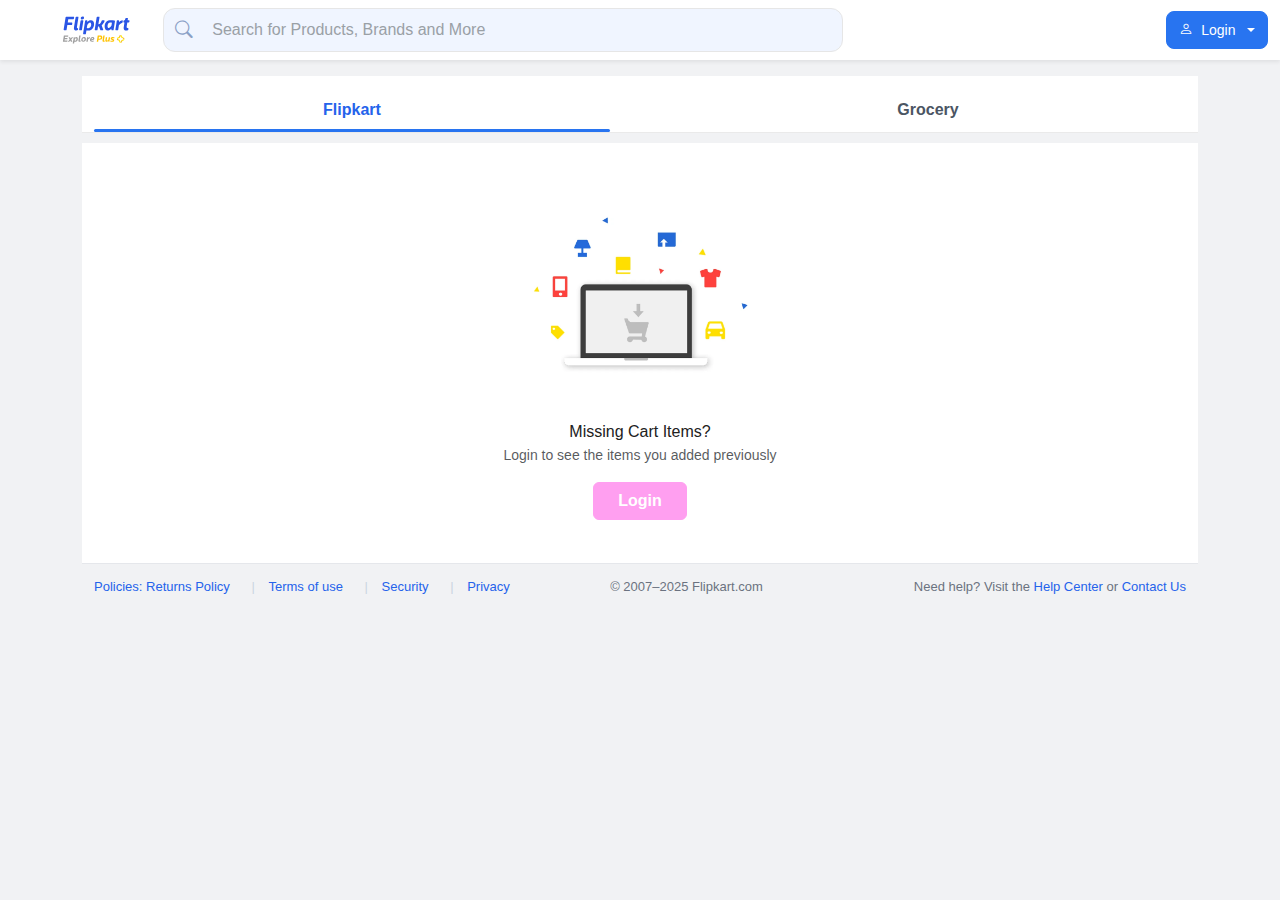
<file: addToCart.html>
<!DOCTYPE html>
<html lang="en">

<head>
    <meta charset="UTF-8">
    <meta name="viewport" content="width=device-width, initial-scale=1.0">
    <title>Cart | Flipkart Clone</title>
    <link href="https://cdn.jsdelivr.net/npm/bootstrap@5.3.0/dist/css/bootstrap.min.css" rel="stylesheet">
    <!-- Bootstrap Icons -->
    <link href="https://cdn.jsdelivr.net/npm/bootstrap-icons@1.10.5/font/bootstrap-icons.css" rel="stylesheet">
    <!-- Custom CSS -->
    <link rel="stylesheet" href="./css/styles.css">
    <!-- Listing CSS -->
    <link rel="stylesheet" href="./css/listing.css">
    <!-- Add to Cart CSS -->
    <link rel="stylesheet" href="./css/addToCart.css">

</head>

<body>
    <!-- Header/Navbar -->
    <header>
        <nav class="navbar navbar-expand-lg navbar-light bg-white fk-navbar shadow-sm">
            <div class="container-xxl">

                <!-- Brand -->
                <a class="navbar-brand d-flex align-items-center gap-2" href="./index.html" title="Flipkart Clone">
                    <img src="./imgs/header-logo.svg" alt="Flipkart Logo" height="30">
                </a>

                <!-- Toggler (mobile) -->
                <button class="navbar-toggler" type="button" data-bs-toggle="collapse" data-bs-target="#navMain"
                    aria-controls="navMain" aria-expanded="false" aria-label="Toggle navigation">
                    <span class="navbar-toggler-icon"></span>
                </button>

                <!-- Collapsible content -->
                <div class="collapse navbar-collapse" id="navMain">

                    <!-- Search (desktop) -->
                    <form class="search-wrap d-none d-lg-flex mx-lg-3 my-2 my-lg-0 position-relative flex-grow-1"
                        role="search">
                        <i class="bi bi-search search-icon"></i>
                        <input id="searchInput" class="form-control ps-5" type="search"
                            placeholder="Search for Products, Brands and More" aria-label="Search" autocomplete="off">
                    </form>

                    <!-- Right actions -->
                    <ul class="navbar-nav ms-auto align-items-center gap-2 gap-lg-3">

                        <!-- Login dropdown -->
                        <li class="nav-item dropdown login-dd">
                            <a id="loginDropdownBtn"
                                class="btn btn-primary btn-sm d-flex align-items-center gap-2 dropdown-toggle" href="#"
                                role="button" data-bs-toggle="dropdown" aria-expanded="false">
                                <i class="bi bi-person"></i> Login
                            </a>

                            <div class="dropdown-menu dropdown-menu-end p-0 shadow login-menu">
                                <div
                                    class="d-flex justify-content-between align-items-center px-3 py-2 border-bottom bg-white">
                                    <span class="small text-muted">New customer?</span>
                                    <a href="#" class="text-primary fw-semibold small">Sign Up</a>
                                </div>
                                <a class="dropdown-item px-3 py-2" href="#"><i class="bi bi-person me-2"></i> My
                                    Profile</a>
                                <a class="dropdown-item px-3 py-2" href="#"><i class="bi bi-plus-circle me-2"></i>
                                    Flipkart
                                    Plus
                                    Zone</a>
                                <a class="dropdown-item px-3 py-2" href="#"><i class="bi bi-bag me-2"></i> Orders</a>
                                <a class="dropdown-item px-3 py-2" href="#"><i class="bi bi-heart me-2"></i>
                                    Wishlist</a>
                                <a class="dropdown-item px-3 py-2" href="#"><i class="bi bi-gift me-2"></i> Rewards</a>
                                <a class="dropdown-item px-3 py-2" href="#"><i class="bi bi-wallet2 me-2"></i> Gift
                                    Cards</a>
                            </div>
                        </li>
                    </ul>

                    <!-- Search (mobile) -->
                    <form class="search-wrap d-flex d-lg-none my-2 position-relative w-100" role="search">
                        <i class="bi bi-search search-icon"></i>
                        <input id="searchInputMobile" class="form-control ps-5" type="search"
                            placeholder="Search for Products, Brands and More" aria-label="Search" autocomplete="off">
                    </form>
                </div>
            </div>
        </nav>
    </header>

    <main class="my-3">
        <div class="container">

            <div class="cart-wrap">
                <!-- Tabs -->
                <div class="cart-tabs d-flex justify-content-center align-items-end">
                    <a href="#" class="cart-tab active text-decoration-none" data-tab="flipkart">Flipkart</a>
                    <a href="#" class="cart-tab text-decoration-none" data-tab="flipkart">Grocery</a>
                </div>

                <!-- empty cart -->
                <div id="cartPaneFlipkart" class="cart-pane">
                    <div class="cart-empty">
                        <div>
                            <img src="./imgs/empty-cart.webp" alt="empty-cart" class="ill">
                            <h6 class="mb-1">Missing Cart Items?</h6>
                            <p class="small text-muted mb-3">Login to see the items you added previously</p>
                            <a href="#" class="btn btn-fk-orange px-4">Login</a>
                        </div>
                    </div>
                </div>
                <!-- Grocery Pane -->
                <div id="cartPaneFlipkart" class="cart-pane d-none">
                    <div class="cart-empty">
                        <div>
                            <img src="./imgs/empty-grocery.webp" alt="empty-grocery" class="ill">
                            <h6 class="mb-1">Your basket is empty!</h6>
                            <a href="#" class="btn px-4 btn-primary">Shop now</a>
                        </div>
                    </div>
                </div>
            </div>

            <!-- Footer -->
            <div class="cart-footer">
                <div class="container-xxl">
                    <div class="row gy-2 align-items-center">
                        <!-- Left: policy links -->
                        <div class="col-12 col-lg-5">
                            <ul class="mini-links list-inline m-0">
                                <li class="list-inline-item"><a href="#">Policies: Returns Policy</a></li>
                                <li class="list-inline-item sep">|</li>
                                <li class="list-inline-item"><a href="#">Terms of use</a></li>
                                <li class="list-inline-item sep">|</li>
                                <li class="list-inline-item"><a href="#">Security</a></li>
                                <li class="list-inline-item sep">|</li>
                                <li class="list-inline-item"><a href="#">Privacy</a></li>
                            </ul>
                        </div>

                        <div class="col-12 col-lg-3 text-lg-center">
                            © 2007–2025 Flipkart.com
                        </div>

                        <div class="col-12 col-lg-4 text-lg-end">
                            <span>Need help? Visit the </span>
                            <a href="#">Help Center</a>
                            <span> or </span>
                            <a href="#">Contact Us</a>
                        </div>
                    </div>
                </div>
            </div>
        </div>
    </main>
    <!-- Bootstrap Bundle JS -->
    <script src="https://cdn.jsdelivr.net/npm/bootstrap@5.3.0/dist/js/bootstrap.bundle.min.js"></script>

    <!-- Custom JS -->
    <script src="./js/main.js"></script>
    <script>

    </script>
</body>

</html>
</file>
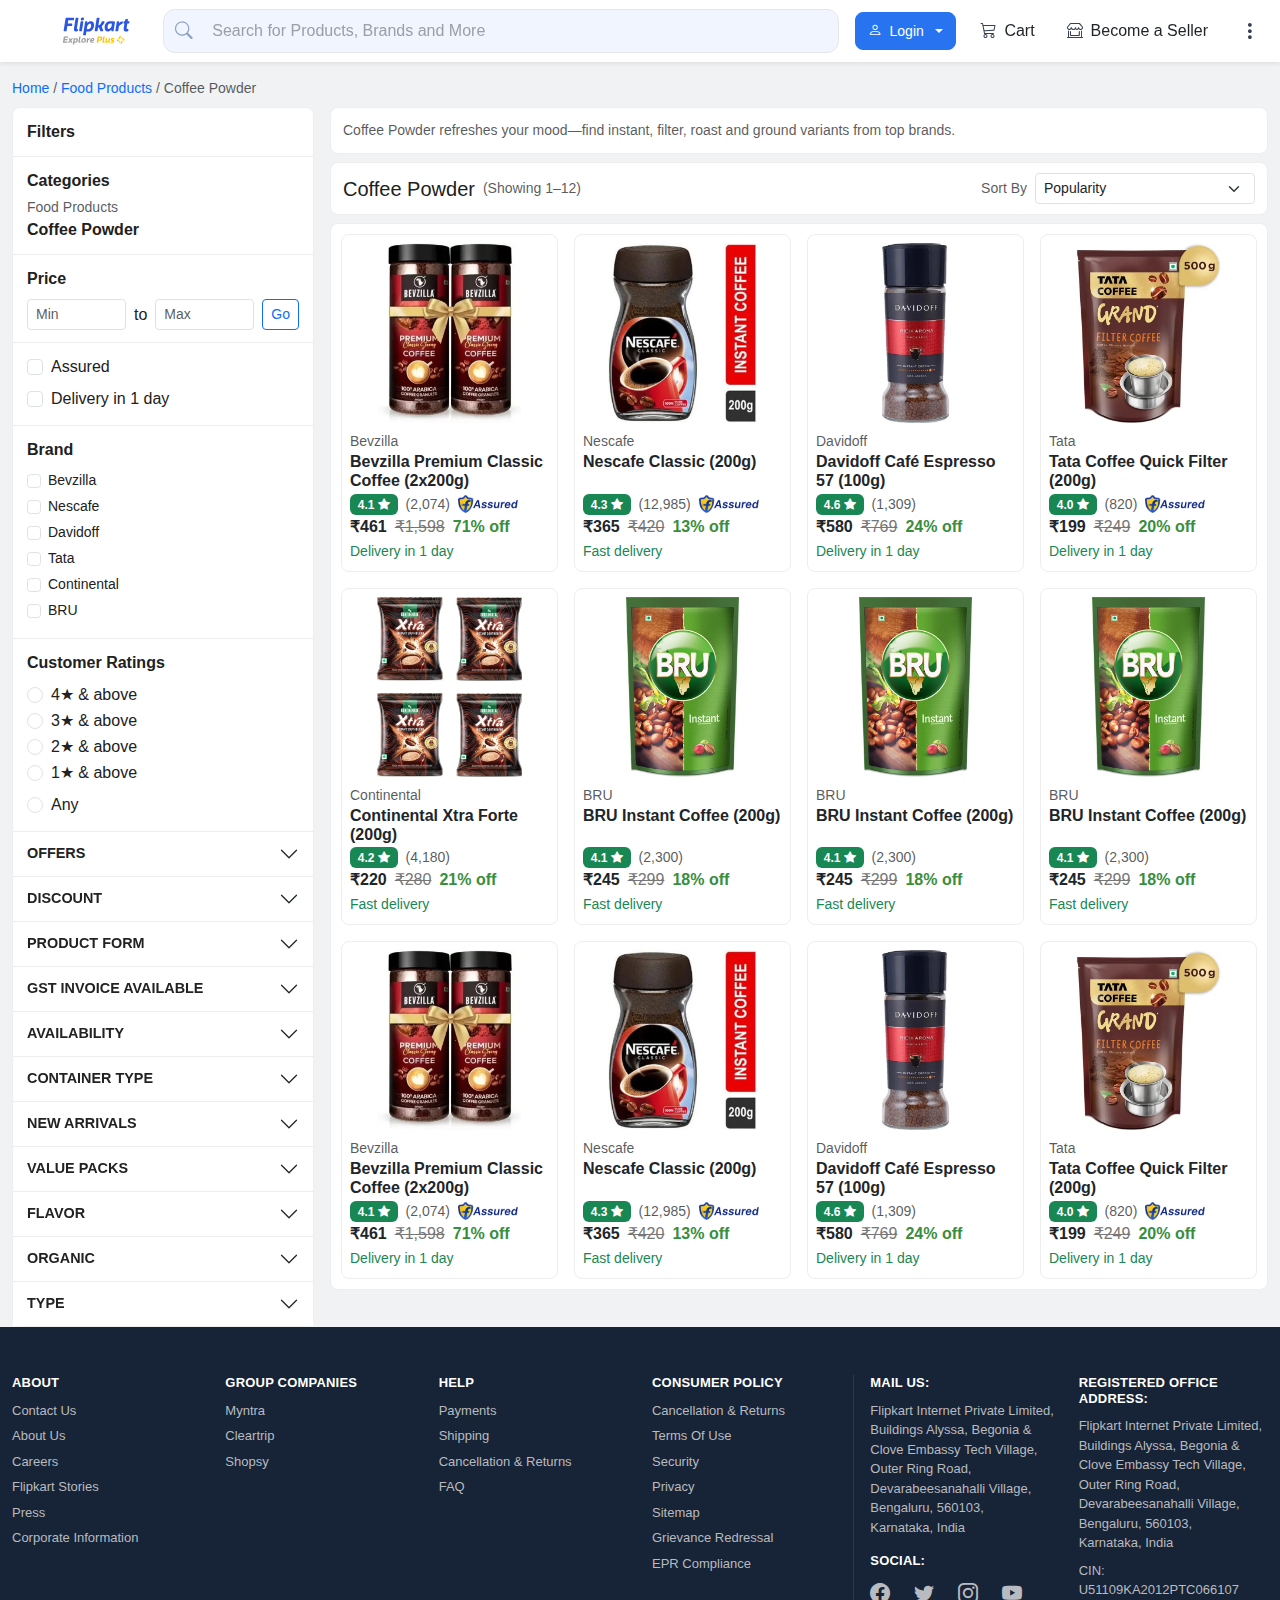
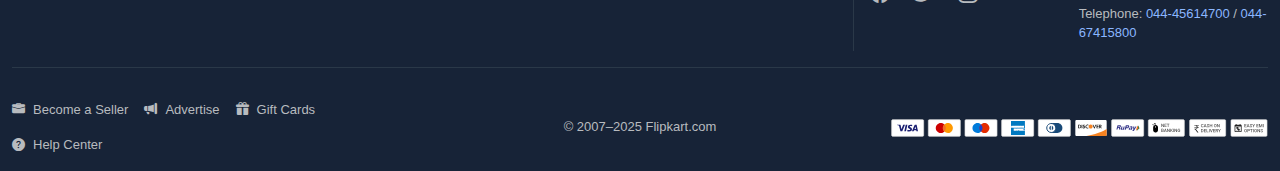
<file: product-list.html>
<!DOCTYPE html>
<html lang="en">

<head>
  <meta charset="UTF-8" />
  <meta name="viewport" content="width=device-width, initial-scale=1.0" />
  <title>Coffee Powder | Flipkart Clone</title>
  <link href="https://cdn.jsdelivr.net/npm/bootstrap@5.3.3/dist/css/bootstrap.min.css" rel="stylesheet" />
  <link href="https://cdn.jsdelivr.net/npm/bootstrap-icons@1.11.3/font/bootstrap-icons.css" rel="stylesheet" />
  <link rel="stylesheet" href="./css/styles.css" />
  <link rel="stylesheet" href="./css/listing.css" />
</head>

<!-- body start  -->
<body>
  <!-- Header Navbar  -->
  <header>
    <nav class="navbar navbar-expand-lg navbar-light bg-white sticky-top fk-navbar shadow-sm">
      <div class="container-xxl">
        <!-- Brand -->
        <a class="navbar-brand d-flex align-items-center gap-2" href="./index.html" title="Flipkart Clone">
          <img src="./imgs/header-logo.svg" alt="Flipkart Logo" height="30" />
        </a>

        <!-- Toggler (mobile) -->
        <button class="navbar-toggler" type="button" data-bs-toggle="collapse" data-bs-target="#navMain"
          aria-controls="navMain" aria-expanded="false" aria-label="Toggle navigation">
          <span class="navbar-toggler-icon"></span>
        </button>

        <!-- Collapsible content -->
        <div class="collapse navbar-collapse" id="navMain">
          <!-- Search (desktop) -->
          <form class="search-wrap d-none d-lg-flex mx-lg-3 my-2 my-lg-0 position-relative flex-grow-1" role="search">
            <i class="bi bi-search search-icon"></i>
            <input id="searchInput" class="form-control ps-5" type="search"
              placeholder="Search for Products, Brands and More" aria-label="Search" list="searchSuggestions"
              autocomplete="off" />
          </form>

          <!-- Right actions -->
          <ul class="navbar-nav ms-auto align-items-center gap-2 gap-lg-3">
            <!-- Login dropdown -->
            <li class="nav-item dropdown login-dd">
              <a id="loginDropdownBtn" class="btn btn-primary btn-sm d-flex align-items-center gap-2 dropdown-toggle"
                href="#" role="button" data-bs-toggle="dropdown" aria-expanded="false">
                <i class="bi bi-person"></i> Login
              </a>

              <div class="dropdown-menu dropdown-menu-end p-0 shadow login-menu">
                <div class="d-flex justify-content-between align-items-center px-3 py-2 border-bottom bg-white">
                  <span class="small text-muted">New customer?</span>
                  <a href="#" class="text-primary fw-semibold small">Sign Up</a>
                </div>
                <a class="dropdown-item px-3 py-2" href="#"><i class="bi bi-person me-2"></i> My Profile</a>
                <a class="dropdown-item px-3 py-2" href="#"><i class="bi bi-plus-circle me-2"></i> Flipkart Plus
                  Zone</a>
                <a class="dropdown-item px-3 py-2" href="#"><i class="bi bi-bag me-2"></i> Orders</a>
                <a class="dropdown-item px-3 py-2" href="#"><i class="bi bi-heart me-2"></i> Wishlist</a>
                <a class="dropdown-item px-3 py-2" href="#"><i class="bi bi-gift me-2"></i> Rewards</a>
                <a class="dropdown-item px-3 py-2" href="#"><i class="bi bi-wallet2 me-2"></i> Gift Cards</a>
              </div>
            </li>

            <!-- Cart -->
            <li class="nav-item">
              <a class="nav-link text-dark d-flex align-items-center" href="./addToCart.html" target="_blank">
                <i class="bi bi-cart3 me-2"></i> Cart
              </a>
            </li>

            <!-- Become a Seller -->
            <li class="nav-item">
              <a class="nav-link text-dark d-flex align-items-center" href="#">
                <i class="bi bi-shop-window me-2"></i> Become a Seller
              </a>
            </li>

            <!-- More -->
            <li class="nav-item dropdown">
              <a class="nav-link text-dark d-flex align-items-center" href="#" id="moreMenu" role="button"
                data-bs-toggle="dropdown" aria-expanded="false">
                <i class="bi bi-three-dots-vertical fs-5"></i>
              </a>
              <ul class="dropdown-menu dropdown-menu-end">
                <li>
                  <a class="dropdown-item" href="#"><i class="bi bi-bell me-2"></i> Notification
                    Preferences</a>
                </li>
                <li>
                  <a class="dropdown-item" href="#"><i class="bi bi-headset me-2"></i> 24x7 Customer Care</a>
                </li>
                <li>
                  <a class="dropdown-item" href="#"><i class="bi bi-megaphone me-2"></i> Advertise</a>
                </li>
                <li>
                  <a class="dropdown-item" href="#"><i class="bi bi-download me-2"></i> Download App</a>
                </li>
              </ul>
            </li>
          </ul>

          <!-- Search (mobile) -->
          <form class="search-wrap d-flex d-lg-none my-2 position-relative w-100" role="search">
            <i class="bi bi-search search-icon"></i>
            <input id="searchInputMobile" class="form-control ps-5" type="search"
              placeholder="Search for Products, Brands and More" aria-label="Search" list="searchSuggestions"
              autocomplete="off" />
          </form>
        </div>
      </div>
    </nav>
  </header>
  <!-- Main section  -->
  <main class="listing my-3">
    <div class="container-xxl">
      <!-- Breadcrumb -->
      <nav class="mb-2 small text-muted">
        <a href="./index.html" class="text-decoration-none">Home</a> /
        <a href="#" class="text-decoration-none">Food Products</a> /
        <span id="bcCat">Coffee Powder</span>
      </nav>

      <div class="row g-3">
        <!-- Left: Filters -->
        <aside class="col-12 col-lg-3">
          <div class="sidebar">
            <div class="filter-head">Filters</div>

            <!-- Categories -->
            <div class="filter-block">
              <div class="fw-semibold mb-1">Categories</div>
              <div class="small text-muted">Food Products</div>
              <div class="fw-semibold" id="catTitle">Coffee Powder</div>
            </div>

            <!-- Price -->
            <div class="filter-block">
              <div class="fw-semibold mb-2">Price</div>
              <div class="d-flex gap-2">
                <input id="minPrice" type="number" class="form-control form-control-sm" placeholder="Min" />
                <span class="align-self-center">to</span>
                <input id="maxPrice" type="number" class="form-control form-control-sm" placeholder="Max" />
                <button id="applyPrice" class="btn btn-sm btn-outline-primary">
                  Go
                </button>
              </div>
            </div>

            <!-- Toggles -->
            <div class="filter-block">
              <label class="form-check">
                <input id="assured" class="form-check-input" type="checkbox" />
                <span class="form-check-label">Assured</span>
              </label>
              <label class="form-check mt-2">
                <input id="fastDelivery" class="form-check-input" type="checkbox" />
                <span class="form-check-label">Delivery in 1 day</span>
              </label>
            </div>

            <!-- Brand -->
            <div class="filter-block">
              <div class="fw-semibold mb-2">Brand</div>
              <div id="brandList" class="brand-list small">
                <label class="form-check"><input class="form-check-input brand" type="checkbox" value="Bevzilla" />
                  <span class="form-check-label">Bevzilla</span></label>
                <label class="form-check"><input class="form-check-input brand" type="checkbox" value="Nescafe" />
                  <span class="form-check-label">Nescafe</span></label>
                <label class="form-check"><input class="form-check-input brand" type="checkbox" value="Davidoff" />
                  <span class="form-check-label">Davidoff</span></label>
                <label class="form-check"><input class="form-check-input brand" type="checkbox" value="Tata" />
                  <span class="form-check-label">Tata</span></label>
                <label class="form-check"><input class="form-check-input brand" type="checkbox" value="Continental" />
                  <span class="form-check-label">Continental</span></label>
                <label class="form-check"><input class="form-check-input brand" type="checkbox" value="BRU" />
                  <span class="form-check-label">BRU</span></label>
              </div>
            </div>

            <!-- Ratings -->
            <div class="filter-block">
              <div class="fw-semibold mb-2">Customer Ratings</div>
              <div class="form-check">
                <input class="form-check-input rating" type="radio" name="rating" value="4" /><label
                  class="form-check-label">4★ & above</label>
              </div>
              <div class="form-check">
                <input class="form-check-input rating" type="radio" name="rating" value="3" /><label
                  class="form-check-label">3★ & above</label>
              </div>
              <div class="form-check">
                <input class="form-check-input rating" type="radio" name="rating" value="2" /><label
                  class="form-check-label">2★ & above</label>
              </div>
              <div class="form-check">
                <input class="form-check-input rating" type="radio" name="rating" value="1" /><label
                  class="form-check-label">1★ & above</label>
              </div>
              <div class="form-check mt-2">
                <input class="form-check-input rating" type="radio" name="rating" value="" /><label
                  class="form-check-label">Any</label>
              </div>
            </div>

            <!-- Extra Filters (Accordion) -->
            <div class="accordion accordion-flush fk-acc" id="filterAcc">
              <div class="accordion-item">
                <h2 class="accordion-header" id="hOffers">
                  <button class="accordion-button collapsed" type="button" data-bs-toggle="collapse"
                    data-bs-target="#cOffers">
                    Offers
                  </button>
                </h2>
                <div id="cOffers" class="accordion-collapse collapse" data-bs-parent="#filterAcc">
                  <div class="accordion-body">
                    <label class="form-check"><input class="form-check-input" type="checkbox" /> Buy
                      More, Save More</label>
                    <label class="form-check mt-1"><input class="form-check-input" type="checkbox" />
                      Special Price</label>
                    <label class="form-check mt-1"><input class="form-check-input" type="checkbox" /> Bank
                      Offer</label>
                    <label class="form-check mt-1"><input class="form-check-input" type="checkbox" /> No
                      Cost EMI</label>
                  </div>
                </div>
              </div>

              <div class="accordion-item">
                <h2 class="accordion-header" id="hDiscount">
                  <button class="accordion-button collapsed" type="button" data-bs-toggle="collapse"
                    data-bs-target="#cDiscount">
                    Discount
                  </button>
                </h2>
                <div id="cDiscount" class="accordion-collapse collapse" data-bs-parent="#filterAcc">
                  <div class="accordion-body">
                    <label class="form-check"><input class="form-check-input" type="radio" name="disc" />
                      50% or more</label>
                    <label class="form-check mt-1"><input class="form-check-input" type="radio" name="disc" />
                      40% or more</label>
                    <label class="form-check mt-1"><input class="form-check-input" type="radio" name="disc" />
                      30% or more</label>
                    <label class="form-check mt-1"><input class="form-check-input" type="radio" name="disc" />
                      10% or more</label>
                  </div>
                </div>
              </div>

              <div class="accordion-item">
                <h2 class="accordion-header" id="hForm">
                  <button class="accordion-button collapsed" type="button" data-bs-toggle="collapse"
                    data-bs-target="#cForm">
                    Product Form
                  </button>
                </h2>
                <div id="cForm" class="accordion-collapse collapse" data-bs-parent="#filterAcc">
                  <div class="accordion-body">
                    <label class="form-check"><input class="form-check-input" type="checkbox" />
                      Powder</label>
                    <label class="form-check mt-1"><input class="form-check-input" type="checkbox" />
                      Granules</label>
                    <label class="form-check mt-1"><input class="form-check-input" type="checkbox" />
                      Instant</label>
                    <label class="form-check mt-1"><input class="form-check-input" type="checkbox" />
                      Ground</label>
                  </div>
                </div>
              </div>

              <div class="accordion-item">
                <h2 class="accordion-header" id="hGST">
                  <button class="accordion-button collapsed" type="button" data-bs-toggle="collapse"
                    data-bs-target="#cGST">
                    GST Invoice Available
                  </button>
                </h2>
                <div id="cGST" class="accordion-collapse collapse" data-bs-parent="#filterAcc">
                  <div class="accordion-body">
                    <div class="form-check form-switch">
                      <input class="form-check-input" type="checkbox" /> Show
                      items with GST invoice
                    </div>
                  </div>
                </div>
              </div>

              <div class="accordion-item">
                <h2 class="accordion-header" id="hAvail">
                  <button class="accordion-button collapsed" type="button" data-bs-toggle="collapse"
                    data-bs-target="#cAvail">
                    Availability
                  </button>
                </h2>
                <div id="cAvail" class="accordion-collapse collapse" data-bs-parent="#filterAcc">
                  <div class="accordion-body">
                    <label class="form-check"><input class="form-check-input" type="checkbox" />
                      Include Out of Stock</label>
                  </div>
                </div>
              </div>

              <div class="accordion-item">
                <h2 class="accordion-header" id="hContainer">
                  <button class="accordion-button collapsed" type="button" data-bs-toggle="collapse"
                    data-bs-target="#cContainer">
                    Container Type
                  </button>
                </h2>
                <div id="cContainer" class="accordion-collapse collapse" data-bs-parent="#filterAcc">
                  <div class="accordion-body">
                    <label class="form-check"><input class="form-check-input" type="checkbox" />
                      Jar</label>
                    <label class="form-check mt-1"><input class="form-check-input" type="checkbox" />
                      Pouch</label>
                    <label class="form-check mt-1"><input class="form-check-input" type="checkbox" />
                      Sachet</label>
                    <label class="form-check mt-1"><input class="form-check-input" type="checkbox" />
                      Tin</label>
                  </div>
                </div>
              </div>

              <div class="accordion-item">
                <h2 class="accordion-header" id="hNew">
                  <button class="accordion-button collapsed" type="button" data-bs-toggle="collapse"
                    data-bs-target="#cNew">
                    New Arrivals
                  </button>
                </h2>
                <div id="cNew" class="accordion-collapse collapse" data-bs-parent="#filterAcc">
                  <div class="accordion-body">
                    <label class="form-check"><input class="form-check-input" type="radio" name="new" />
                      Last 30 days</label>
                    <label class="form-check mt-1"><input class="form-check-input" type="radio" name="new" />
                      Last 90 days</label>
                  </div>
                </div>
              </div>

              <div class="accordion-item">
                <h2 class="accordion-header" id="hValue">
                  <button class="accordion-button collapsed" type="button" data-bs-toggle="collapse"
                    data-bs-target="#cValue">
                    Value Packs
                  </button>
                </h2>
                <div id="cValue" class="accordion-collapse collapse" data-bs-parent="#filterAcc">
                  <div class="accordion-body">
                    <label class="form-check"><input class="form-check-input" type="checkbox" />
                      Combo</label>
                    <label class="form-check mt-1"><input class="form-check-input" type="checkbox" />
                      Multipack</label>
                  </div>
                </div>
              </div>

              <div class="accordion-item">
                <h2 class="accordion-header" id="hFlavor">
                  <button class="accordion-button collapsed" type="button" data-bs-toggle="collapse"
                    data-bs-target="#cFlavor">
                    Flavor
                  </button>
                </h2>
                <div id="cFlavor" class="accordion-collapse collapse" data-bs-parent="#filterAcc">
                  <div class="accordion-body">
                    <div>
                      <label class="form-check"><input class="form-check-input" type="checkbox" />
                        Classic</label>
                      <label class="form-check mt-1"><input class="form-check-input" type="checkbox" />
                        Hazelnut</label>
                      <label class="form-check mt-1"><input class="form-check-input" type="checkbox" />
                        Vanilla</label>
                      <label class="form-check mt-1"><input class="form-check-input" type="checkbox" />
                        Mocha</label>
                    </div>
                    <div class="collapse mt-2" id="flavorMore">
                      <label class="form-check"><input class="form-check-input" type="checkbox" />
                        Caramel</label>
                      <label class="form-check mt-1"><input class="form-check-input" type="checkbox" />
                        Cinnamon</label>
                    </div>
                    <a class="small mt-2 d-inline-block" data-bs-toggle="collapse" href="#flavorMore" role="button">Show
                      more</a>
                  </div>
                </div>
              </div>

              <div class="accordion-item">
                <h2 class="accordion-header" id="hOrganic">
                  <button class="accordion-button collapsed" type="button" data-bs-toggle="collapse"
                    data-bs-target="#cOrganic">
                    Organic
                  </button>
                </h2>
                <div id="cOrganic" class="accordion-collapse collapse" data-bs-parent="#filterAcc">
                  <div class="accordion-body">
                    <div class="form-check form-switch">
                      <input class="form-check-input" type="checkbox" /> Only
                      organic
                    </div>
                  </div>
                </div>
              </div>

              <div class="accordion-item">
                <h2 class="accordion-header" id="hType">
                  <button class="accordion-button collapsed" type="button" data-bs-toggle="collapse"
                    data-bs-target="#cType">
                    Type
                  </button>
                </h2>
                <div id="cType" class="accordion-collapse collapse" data-bs-parent="#filterAcc">
                  <div class="accordion-body">
                    <label class="form-check"><input class="form-check-input" type="checkbox" />
                      Instant Coffee</label>
                    <label class="form-check mt-1"><input class="form-check-input" type="checkbox" />
                      Filter Coffee</label>
                    <label class="form-check mt-1"><input class="form-check-input" type="checkbox" />
                      Ground Coffee</label>
                  </div>
                </div>
              </div>
            </div>
          </div>
        </aside>

        <!-- Right: Content -->
        <section class="col-12 col-lg-9">
          <!-- Description blurb (optional) -->
          <div class="desc small text-muted mb-2">
            Coffee Powder refreshes your mood—find instant, filter, roast and
            ground variants from top brands.
          </div>

          <!-- Toolbar -->
          <div class="toolbar d-flex flex-wrap align-items-center gap-2 mb-2">
            <h5 class="mb-0">Coffee Powder</h5>
            <span class="text-muted small" id="countText">(Showing 1–12)</span>
            <div id="activeChips" class="ms-2 flex-grow-1"></div>
            <div class="ms-auto d-flex align-items-center gap-2">
              <label class="small text-muted">Sort By</label>
              <select id="sortBy" class="form-select form-select-sm" style="width: 220px">
                <option value="popularity">Popularity</option>
                <option value="priceAsc">Price -- Low to High</option>
                <option value="priceDesc">Price -- High to Low</option>
                <option value="ratingDesc">Rating -- High to Low</option>
                <option value="newest">Newest First</option>
              </select>
            </div>
          </div>

          <div class="grid">
            <div id="productRows" class="row row-cols-2 row-cols-md-3 row-cols-xl-4 g-3">
              <!-- Card 1 -->
              <div class="col product" data-brand="Bevzilla" data-price="461" data-mrp="1598" data-rating="4.1"
                data-ratingcount="2074" data-assured="1" data-delivery="1" data-added="2025-01-10" data-form="powder"
                data-type="instant" data-organic="0">
                <a href="#" class="text-decoration-none text-dark">
                  <div class="card-p p-2 h-100">
                    <img src="./imgs/coffee-1.webp" alt="Bevzilla Premium Classic Coffee" />
                    <div class="mt-2 small text-muted">Bevzilla</div>
                    <div class="fw-semibold" style="min-height: 2.6em; line-height: 1.2">
                      Bevzilla Premium Classic Coffee (2x200g)
                    </div>
                    <div class="d-flex align-items-center gap-2">
                      <span class="badge bg-success">4.1 <i class="bi bi-star-fill"></i></span>
                      <small class="text-muted">(2,074)</small>
                      <img class="assured" src="./imgs/fk-assured.png" alt="" />
                    </div>
                    <div class="d-flex align-items-center">
                      <div class="price">₹461</div>
                      <div class="mrp">₹1,598</div>
                      <div class="off">71% off</div>
                    </div>
                    <small class="text-success">Delivery in 1 day</small>
                  </div>
                </a>
              </div>

              <!-- Card 2 -->
              <div class="col product" data-brand="Nescafe" data-price="365" data-mrp="420" data-rating="4.3"
                data-ratingcount="12985" data-assured="1" data-delivery="2" data-added="2025-01-20" data-form="granules"
                data-type="instant" data-organic="0">
                <a href="#" class="text-decoration-none text-dark">
                  <div class="card-p p-2 h-100">
                    <img src="./imgs/coffee-2.webp" alt="Nescafe Classic 200g" />
                    <div class="mt-2 small text-muted">Nescafe</div>
                    <div class="fw-semibold" style="min-height: 2.6em; line-height: 1.2">
                      Nescafe Classic (200g)
                    </div>
                    <div class="d-flex align-items-center gap-2">
                      <span class="badge bg-success">4.3 <i class="bi bi-star-fill"></i></span>
                      <small class="text-muted">(12,985)</small>
                      <img class="assured" src="./imgs/fk-assured.png" alt="" />
                    </div>
                    <div class="d-flex align-items-center">
                      <div class="price">₹365</div>
                      <div class="mrp">₹420</div>
                      <div class="off">13% off</div>
                    </div>
                    <small class="text-success">Fast delivery</small>
                  </div>
                </a>
              </div>

              <!-- Card 3 -->
              <div class="col product" data-brand="Davidoff" data-price="580" data-mrp="769" data-rating="4.6"
                data-ratingcount="1309" data-assured="0" data-delivery="1" data-added="2025-02-01" data-form="powder"
                data-type="ground" data-organic="0">
                <a href="#" class="text-decoration-none text-dark">
                  <div class="card-p p-2 h-100">
                    <img src="./imgs/coffee-3.webp" alt="Davidoff Espresso 57 100g" />
                    <div class="mt-2 small text-muted">Davidoff</div>
                    <div class="fw-semibold" style="min-height: 2.6em; line-height: 1.2">
                      Davidoff Café Espresso 57 (100g)
                    </div>
                    <div class="d-flex align-items-center gap-2">
                      <span class="badge bg-success">4.6 <i class="bi bi-star-fill"></i></span>
                      <small class="text-muted">(1,309)</small>
                    </div>
                    <div class="d-flex align-items-center">
                      <div class="price">₹580</div>
                      <div class="mrp">₹769</div>
                      <div class="off">24% off</div>
                    </div>
                    <small class="text-success">Delivery in 1 day</small>
                  </div>
                </a>
              </div>

              <!-- Card 4 -->
              <div class="col product" data-brand="Tata" data-price="199" data-mrp="249" data-rating="4.0"
                data-ratingcount="820" data-assured="1" data-delivery="1" data-added="2025-01-28" data-form="powder"
                data-type="filter" data-organic="0">
                <a href="#" class="text-decoration-none text-dark">
                  <div class="card-p p-2 h-100">
                    <img src="./imgs/coffee-4.webp" alt="Tata Quick Filter 200g" />
                    <div class="mt-2 small text-muted">Tata</div>
                    <div class="fw-semibold" style="min-height: 2.6em; line-height: 1.2">
                      Tata Coffee Quick Filter (200g)
                    </div>
                    <div class="d-flex align-items-center gap-2">
                      <span class="badge bg-success">4.0 <i class="bi bi-star-fill"></i></span>
                      <small class="text-muted">(820)</small>
                      <img class="assured" src="./imgs/fk-assured.png" alt="" />
                    </div>
                    <div class="d-flex align-items-center">
                      <div class="price">₹199</div>
                      <div class="mrp">₹249</div>
                      <div class="off">20% off</div>
                    </div>
                    <small class="text-success">Delivery in 1 day</small>
                  </div>
                </a>
              </div>

              <!-- Card 5 -->
              <div class="col product" data-brand="Continental" data-price="220" data-mrp="280" data-rating="4.2"
                data-ratingcount="4180" data-assured="0" data-delivery="3" data-added="2025-01-05" data-form="powder"
                data-type="instant" data-organic="0">
                <a href="#" class="text-decoration-none text-dark">
                  <div class="card-p p-2 h-100">
                    <img src="./imgs/coffee-5.webp" alt="Continental Xtra Forte 200g" />
                    <div class="mt-2 small text-muted">Continental</div>
                    <div class="fw-semibold" style="min-height: 2.6em; line-height: 1.2">
                      Continental Xtra Forte (200g)
                    </div>
                    <div class="d-flex align-items-center gap-2">
                      <span class="badge bg-success">4.2 <i class="bi bi-star-fill"></i></span>
                      <small class="text-muted">(4,180)</small>
                    </div>
                    <div class="d-flex align-items-center">
                      <div class="price">₹220</div>
                      <div class="mrp">₹280</div>
                      <div class="off">21% off</div>
                    </div>
                    <small class="text-success">Fast delivery</small>
                  </div>
                </a>
              </div>

              <!-- Card 6 -->
              <div class="col product" data-brand="BRU" data-price="245" data-mrp="299" data-rating="4.1"
                data-ratingcount="2300" data-assured="0" data-delivery="2" data-added="2025-02-05" data-form="granules"
                data-type="instant" data-organic="0">
                <a href="#" class="text-decoration-none text-dark">
                  <div class="card-p p-2 h-100">
                    <img src="./imgs/coffee-6.webp" alt="BRU Instant 200g" />
                    <div class="mt-2 small text-muted">BRU</div>
                    <div class="fw-semibold" style="min-height: 2.6em; line-height: 1.2">
                      BRU Instant Coffee (200g)
                    </div>
                    <div class="d-flex align-items-center gap-2">
                      <span class="badge bg-success">4.1 <i class="bi bi-star-fill"></i></span>
                      <small class="text-muted">(2,300)</small>
                    </div>
                    <div class="d-flex align-items-center">
                      <div class="price">₹245</div>
                      <div class="mrp">₹299</div>
                      <div class="off">18% off</div>
                    </div>
                    <small class="text-success">Fast delivery</small>
                  </div>
                </a>
              </div>

              <!-- Card 7 -->
              <div class="col product" data-brand="BRU" data-price="245" data-mrp="299" data-rating="4.1"
                data-ratingcount="2300" data-assured="0" data-delivery="2" data-added="2025-02-05" data-form="granules"
                data-type="instant" data-organic="0">
                <a href="#" class="text-decoration-none text-dark">
                  <div class="card-p p-2 h-100">
                    <img src="./imgs/coffee-6.webp" alt="BRU Instant 200g" />
                    <div class="mt-2 small text-muted">BRU</div>
                    <div class="fw-semibold" style="min-height: 2.6em; line-height: 1.2">
                      BRU Instant Coffee (200g)
                    </div>
                    <div class="d-flex align-items-center gap-2">
                      <span class="badge bg-success">4.1 <i class="bi bi-star-fill"></i></span>
                      <small class="text-muted">(2,300)</small>
                    </div>
                    <div class="d-flex align-items-center">
                      <div class="price">₹245</div>
                      <div class="mrp">₹299</div>
                      <div class="off">18% off</div>
                    </div>
                    <small class="text-success">Fast delivery</small>
                  </div>
                </a>
              </div>

              <!-- Card 8 -->
              <div class="col product" data-brand="BRU" data-price="245" data-mrp="299" data-rating="4.1"
                data-ratingcount="2300" data-assured="0" data-delivery="2" data-added="2025-02-05" data-form="granules"
                data-type="instant" data-organic="0">
                <a href="#" class="text-decoration-none text-dark">
                  <div class="card-p p-2 h-100">
                    <img src="./imgs/coffee-6.webp" alt="BRU Instant 200g" />
                    <div class="mt-2 small text-muted">BRU</div>
                    <div class="fw-semibold" style="min-height: 2.6em; line-height: 1.2">
                      BRU Instant Coffee (200g)
                    </div>
                    <div class="d-flex align-items-center gap-2">
                      <span class="badge bg-success">4.1 <i class="bi bi-star-fill"></i></span>
                      <small class="text-muted">(2,300)</small>
                    </div>
                    <div class="d-flex align-items-center">
                      <div class="price">₹245</div>
                      <div class="mrp">₹299</div>
                      <div class="off">18% off</div>
                    </div>
                    <small class="text-success">Fast delivery</small>
                  </div>
                </a>
              </div>

              <!-- Card 9 -->
              <div class="col product" data-brand="Bevzilla" data-price="461" data-mrp="1598" data-rating="4.1"
                data-ratingcount="2074" data-assured="1" data-delivery="1" data-added="2025-01-10" data-form="powder"
                data-type="instant" data-organic="0">
                <a href="#" class="text-decoration-none text-dark">
                  <div class="card-p p-2 h-100">
                    <img src="./imgs/coffee-1.webp" alt="Bevzilla Premium Classic Coffee" />
                    <div class="mt-2 small text-muted">Bevzilla</div>
                    <div class="fw-semibold" style="min-height: 2.6em; line-height: 1.2">
                      Bevzilla Premium Classic Coffee (2x200g)
                    </div>
                    <div class="d-flex align-items-center gap-2">
                      <span class="badge bg-success">4.1 <i class="bi bi-star-fill"></i></span>
                      <small class="text-muted">(2,074)</small>
                      <img class="assured" src="./imgs/fk-assured.png" alt="" />
                    </div>
                    <div class="d-flex align-items-center">
                      <div class="price">₹461</div>
                      <div class="mrp">₹1,598</div>
                      <div class="off">71% off</div>
                    </div>
                    <small class="text-success">Delivery in 1 day</small>
                  </div>
                </a>
              </div>

              <!-- Card 10 -->
              <div class="col product" data-brand="Nescafe" data-price="365" data-mrp="420" data-rating="4.3"
                data-ratingcount="12985" data-assured="1" data-delivery="2" data-added="2025-01-20" data-form="granules"
                data-type="instant" data-organic="0">
                <a href="#" class="text-decoration-none text-dark">
                  <div class="card-p p-2 h-100">
                    <img src="./imgs/coffee-2.webp" alt="Nescafe Classic 200g" />
                    <div class="mt-2 small text-muted">Nescafe</div>
                    <div class="fw-semibold" style="min-height: 2.6em; line-height: 1.2">
                      Nescafe Classic (200g)
                    </div>
                    <div class="d-flex align-items-center gap-2">
                      <span class="badge bg-success">4.3 <i class="bi bi-star-fill"></i></span>
                      <small class="text-muted">(12,985)</small>
                      <img class="assured" src="./imgs/fk-assured.png" alt="" />
                    </div>
                    <div class="d-flex align-items-center">
                      <div class="price">₹365</div>
                      <div class="mrp">₹420</div>
                      <div class="off">13% off</div>
                    </div>
                    <small class="text-success">Fast delivery</small>
                  </div>
                </a>
              </div>

              <!-- Card 11 -->
              <div class="col product" data-brand="Davidoff" data-price="580" data-mrp="769" data-rating="4.6"
                data-ratingcount="1309" data-assured="0" data-delivery="1" data-added="2025-02-01" data-form="powder"
                data-type="ground" data-organic="0">
                <a href="#" class="text-decoration-none text-dark">
                  <div class="card-p p-2 h-100">
                    <img src="./imgs/coffee-3.webp" alt="Davidoff Espresso 57 100g" />
                    <div class="mt-2 small text-muted">Davidoff</div>
                    <div class="fw-semibold" style="min-height: 2.6em; line-height: 1.2">
                      Davidoff Café Espresso 57 (100g)
                    </div>
                    <div class="d-flex align-items-center gap-2">
                      <span class="badge bg-success">4.6 <i class="bi bi-star-fill"></i></span>
                      <small class="text-muted">(1,309)</small>
                    </div>
                    <div class="d-flex align-items-center">
                      <div class="price">₹580</div>
                      <div class="mrp">₹769</div>
                      <div class="off">24% off</div>
                    </div>
                    <small class="text-success">Delivery in 1 day</small>
                  </div>
                </a>
              </div>

              <!-- Card 12 -->
              <div class="col product" data-brand="Tata" data-price="199" data-mrp="249" data-rating="4.0"
                data-ratingcount="820" data-assured="1" data-delivery="1" data-added="2025-01-28" data-form="powder"
                data-type="filter" data-organic="0">
                <a href="#" class="text-decoration-none text-dark">
                  <div class="card-p p-2 h-100">
                    <img src="./imgs/coffee-4.webp" alt="Tata Quick Filter 200g" />
                    <div class="mt-2 small text-muted">Tata</div>
                    <div class="fw-semibold" style="min-height: 2.6em; line-height: 1.2">
                      Tata Coffee Quick Filter (200g)
                    </div>
                    <div class="d-flex align-items-center gap-2">
                      <span class="badge bg-success">4.0 <i class="bi bi-star-fill"></i></span>
                      <small class="text-muted">(820)</small>
                      <img class="assured" src="./imgs/fk-assured.png" alt="" />
                    </div>
                    <div class="d-flex align-items-center">
                      <div class="price">₹199</div>
                      <div class="mrp">₹249</div>
                      <div class="off">20% off</div>
                    </div>
                    <small class="text-success">Delivery in 1 day</small>
                  </div>
                </a>
              </div>
            </div>
          </div>
        </section>
      </div>
    </div>
  </main>
  <!-- Footer section  -->
  <footer class="fk-footer mt-4">
    <div class="container-xxl">
      <!-- Top columns -->
      <div class="row gy-4 pt-4">
        <div class="col-6 col-md-3 col-lg-2">
          <h6 class="ft-title">About</h6>
          <ul class="ft-list">
            <li><a href="#">Contact Us</a></li>
            <li><a href="#">About Us</a></li>
            <li><a href="#">Careers</a></li>
            <li><a href="#">Flipkart Stories</a></li>
            <li><a href="#">Press</a></li>
            <li><a href="#">Corporate Information</a></li>
          </ul>
        </div>

        <div class="col-6 col-md-3 col-lg-2">
          <h6 class="ft-title">Group Companies</h6>
          <ul class="ft-list">
            <li><a href="#">Myntra</a></li>
            <li><a href="#">Cleartrip</a></li>
            <li><a href="#">Shopsy</a></li>
          </ul>
        </div>

        <div class="col-6 col-md-3 col-lg-2">
          <h6 class="ft-title">Help</h6>
          <ul class="ft-list">
            <li><a href="#">Payments</a></li>
            <li><a href="#">Shipping</a></li>
            <li><a href="#">Cancellation & Returns</a></li>
            <li><a href="#">FAQ</a></li>
          </ul>
        </div>

        <div class="col-6 col-md-3 col-lg-2">
          <h6 class="ft-title">Consumer Policy</h6>
          <ul class="ft-list">
            <li><a href="#">Cancellation & Returns</a></li>
            <li><a href="#">Terms Of Use</a></li>
            <li><a href="#">Security</a></li>
            <li><a href="#">Privacy</a></li>
            <li><a href="#">Sitemap</a></li>
            <li><a href="#">Grievance Redressal</a></li>
            <li><a href="#">EPR Compliance</a></li>
          </ul>
        </div>

        <div class="col-12 col-lg-2 ft-sep-left">
          <h6 class="ft-title">Mail Us:</h6>
          <p class="ft-text">
            Flipkart Internet Private Limited,<br />
            Buildings Alyssa, Begonia &<br />
            Clove Embassy Tech Village,<br />
            Outer Ring Road, Devarabeesanahalli Village,<br />
            Bengaluru, 560103,<br />
            Karnataka, India
          </p>
          <h6 class="ft-title mt-3">Social:</h6>
          <div class="d-flex gap-4 fs-5">
            <a href="#"><i class="bi bi-facebook"></i></a>
            <a href="#"><i class="bi bi-twitter"></i></a>
            <a href="#"><i class="bi bi-instagram"></i></a>
            <a href="#"><i class="bi bi-youtube"></i></a>
          </div>
        </div>

        <div class="col-12 col-lg-2">
          <h6 class="ft-title">Registered Office Address:</h6>
          <p class="ft-text">
            Flipkart Internet Private Limited,<br />
            Buildings Alyssa, Begonia &<br />
            Clove Embassy Tech Village,<br />
            Outer Ring Road, Devarabeesanahalli Village,<br />
            Bengaluru, 560103,<br />
            Karnataka, India
          </p>
          <p class="ft-text mb-1">CIN: U51109KA2012PTC066107</p>
          <p class="ft-text">
            Telephone:
            <a href="tel:04445614700" class="ft-link">044-45614700</a> /
            <a href="tel:04467415800" class="ft-link">044-67415800</a>
          </p>
        </div>
      </div>

      <hr class="ft-hr my-3" />

      <!-- Bottom bar -->
      <div class="row gy-3 align-items-center py-3">
        <div class="col-12 col-lg-4 d-flex flex-wrap gap-3 align-items-center">
          <span><i class="bi bi-briefcase-fill me-2"></i>Become a Seller</span>
          <span><i class="bi bi-megaphone-fill me-2"></i>Advertise</span>
          <span><i class="bi bi-gift-fill me-2"></i>Gift Cards</span>
          <span><i class="bi bi-question-circle-fill me-2"></i>Help Center</span>
        </div>

        <div class="col-12 col-lg-4 text-lg-center">
          <span>© 2007–2025 Flipkart.com</span>
        </div>

        <div class="col-12 col-lg-4 text-lg-end">
          <img src="./imgs/payment-methoda.svg" alt="Payment methods" class="ft-pay" />
        </div>
      </div>
    </div>
  </footer>
  <script src="https://cdn.jsdelivr.net/npm/bootstrap@5.3.3/dist/js/bootstrap.bundle.min.js"></script>
  <script src="./js/listing.js"></script>
</body>
<!-- body end  -->


</html>
</file>
<file: css/styles.css>
* {
  margin: 0;
  padding: 0;
  box-sizing: border-box;
}

:root {
  /* Flipkart color palette */
  --primary-color: #2874f0;
  /* Flipkart blue */
  --secondary-color: #f0f0f0;
  /* Light grey background */
  --accent-color: #ff9f00;
  /* Orange accent */
  --text-color: #212121;
  /* Dark text */
  --text-light: #878787;
  /* Light text */
  --body-bg: rgba(241, 242, 244, 1);
  /* Body Bg Color */
  /* Fonts */
  --font-family: 'Roboto', sans-serif;
}

body {
  font-family: var(--font-family);
  color: var(--text-color);
  background-color: var(--body-bg);
  margin: 0;
  padding: 0;
}

header {
  color: #fff;
}

footer {
  color: #fff;
}

/*! Navbar */
.fk-navbar {
  z-index: 1030;
}

/* Search */
.fk-navbar .search-wrap {
  max-width: 680px;
  position: relative;
}

.fk-navbar .search-wrap .search-icon {
  position: absolute;
  left: 12px;
  top: 50%;
  transform: translateY(-50%);
  color: #8aa0c6;
  font-size: 1.1rem;
  pointer-events: none;
}

.fk-navbar .search-wrap .form-control {
  background: #f0f5ff;
  border: 1px solid #e6e6e6;
  border-radius: 12px;
  height: 44px;
  color: #1f2937;
}

.fk-navbar .search-wrap .form-control::placeholder {
  color: #9aa0a6;
}

.fk-navbar .search-wrap .form-control:focus {
  box-shadow: 0 0 0 3px rgba(40, 116, 240, .12);
  border-color: #b9d2ff;
}

/* Login btn + dropdown */
.login-dd .btn.btn-primary {
  background: var(--primary-color);
  border-color: var(--primary-color);
  padding: .45rem .75rem;
  border-radius: 8px;
  transition: background-color .15s ease, border-color .15s ease, box-shadow .15s ease;
}

.login-dd .btn.btn-primary:hover,
.login-dd .btn.btn-primary:focus-visible {
  background: #2267e6;
  border-color: #2267e6;
  box-shadow: 0 0 0 3px rgba(40, 116, 240, .2);
}

.login-menu {
  width: 280px;
  border: 1px solid #e6e6e6;
  border-radius: 10px;
  overflow: hidden;
  box-shadow: 0 16px 40px rgba(0, 0, 0, .12);
}

.login-menu .dropdown-item {
  font-size: .92rem;
}

.login-menu .dropdown-item i {
  color: #5f6368;
}

.login-menu .dropdown-item:hover {
  background: #f6f9ff;
}

/* Right links */
.fk-navbar .nav-link {
  font-weight: 500;
}

.fk-navbar .nav-link i {
  color: #374151;
}

/*! Navbar */
/*! Categories */
.categories {
  position: relative;
}

.cat-strip {
  -webkit-overflow-scrolling: touch;
}

.cat-strip::-webkit-scrollbar {
  height: 6px;
}

.cat-strip::-webkit-scrollbar-thumb {
  background: #ddd;
  border-radius: 4px;
}

.cat-item {
  width: 104px;
  min-width: 104px;
  text-align: center;
}

.cat-item img {
  width: 56px;
  height: 56px;
  object-fit: contain;
  border-radius: 12px;
  transition: transform .15s ease;
}

.cat-item p {
  margin: .4rem 0 0;
  font-size: .9rem;
  white-space: nowrap;
}

.cat-item:hover img {
  transform: scale(1.05);
}

.cat-item:hover p {
  color: var(--primary-color);
}

.cat-item.active p {
  color: var(--primary-color);
  font-weight: 600;
  position: relative;
}

.cat-item.active p::after {
  content: "";
  display: block;
  width: 24px;
  height: 2px;
  background: var(--primary-color);
  margin: 4px auto 0;
  border-radius: 2px;
}

/*! Categories */
/*! Slider */
.fk-hero {
  --hero-aspect-desktop: 1248/240;
  --hero-aspect-mobile: 16/9;

  position: relative;
  width: 100%;
  aspect-ratio: var(--hero-aspect-desktop);
  border-radius: 10px;
  overflow: hidden;
}

/* slides */
.fk-hero .slide {
  position: absolute;
  inset: 0;
  width: 100%;
  height: 100%;
  object-fit: cover;
  opacity: 0;
  transition: opacity .3s ease;
  will-change: opacity;
}

.fk-hero .slide.active {
  opacity: 1;
  z-index: 1;
}

/* arrows */
.fk-hero .ctrl {
  position: absolute;
  top: 50%;
  transform: translateY(-50%);
  width: 36px;
  height: 64px;
  border: 0;
  background: #fff;
  border-radius: 8px;
  box-shadow: 0 4px 16px rgba(0, 0, 0, .15);
  display: grid;
  place-items: center;
  cursor: pointer;
  z-index: 2;
  transition: opacity .2s ease, box-shadow .2s ease, transform .2s ease;
}

.fk-hero .ctrl.prev {
  left: 8px;
}

.fk-hero .ctrl.next {
  right: 8px;
}

.fk-hero .ctrl i {
  font-size: 1.25rem;
  color: #2b2b2b;
}

.fk-hero .ctrl:hover {
  box-shadow: 0 6px 20px rgba(0, 0, 0, .2);
  transform: translateY(-50%) scale(1.02);
}

/* dots */
.fk-hero .dots {
  position: absolute;
  left: 50%;
  transform: translateX(-50%);
  bottom: 10px;
  display: flex;
  gap: 8px;
  z-index: 2;
}

.fk-hero .dot {
  width: 28px;
  height: 4px;
  border-radius: 999px;
  border: 0;
  background: rgba(0, 0, 0, .18);
  cursor: pointer;
  transition: background-color .2s ease, width .2s ease;
}

.fk-hero .dot.active {
  background: rgba(0, 0, 0, .65);
}

/* mobile view */
@media (max-width:576px) {
  .fk-hero {
    aspect-ratio: var(--hero-aspect-mobile);
  }

  .fk-hero .ctrl {
    width: 34px;
    height: 52px;
  }
}

/*! LM Slider — optimized end */
/*! Deals */
.deals-5 .d5-box {
  background: #fff;
  border: 1px solid #eee;
  border-radius: 8px;
}

.deals-5 .d5-grid {
  display: grid;
  gap: 18px;
  grid-template-columns: repeat(5, 1fr);
}

@media (max-width: 992px) {
  .deals-5 .d5-grid {
    grid-template-columns: repeat(4, 1fr);
  }
}

@media (max-width: 768px) {
  .deals-5 .d5-grid {
    grid-template-columns: repeat(3, 1fr);
  }
}

@media (max-width: 576px) {
  .deals-5 .d5-grid {
    grid-template-columns: repeat(2, 1fr);
  }
}

.deals-5 .d5-card {
  display: block;
  border: 1px solid #eee;
  border-radius: 8px;
  background: #fff;
  padding: 12px;
  text-align: center;
  transition: transform .15s ease, box-shadow .15s ease;
}

.deals-5 .d5-card:hover {
  transform: translateY(-3px);
  box-shadow: 0 8px 20px rgba(0, 0, 0, .08);
}

.deals-5 .d5-card img {
  width: 100%;
  height: 160px;
  object-fit: contain;
  display: block;
  background: #fff;
}

@media (max-width:576px) {
  .deals-5 .d5-card img {
    height: 130px;
  }
}

.deals-5 .d5-name {
  color: #222;
  font-size: .92rem;
  margin-top: 6px;
  white-space: nowrap;
  overflow: hidden;
  text-overflow: ellipsis;
}

.deals-5 .d5-sub {
  font-weight: 600;
  font-size: .9rem;
  color: var(--primary-color, #2874f0);
}

/* Right ad */
.deals-5 .d5-ad {
  height: 100%;
  background: #f7f7f7;
  overflow: hidden;
}

.deals-5 .d5-ad img {
  width: 100%;
  height: 100%;
  object-fit: cover;
  display: block;
}

/*! Deals */
/*! Beauty, Food, Toys */
.deals.bft-5 .bft-box {
  background: #fff;
  border: 1px solid #eee;
  border-radius: 8px;
}

.deals.bft-5 .bft-grid {
  display: grid;
  gap: 18px;
  grid-template-columns: repeat(6, 1fr);
}

@media (max-width: 992px) {
  .deals.bft-5 .bft-grid {
    grid-template-columns: repeat(4, 1fr);
  }
}

@media (max-width: 768px) {
  .deals.bft-5 .bft-grid {
    grid-template-columns: repeat(3, 1fr);
  }
}

@media (max-width: 576px) {
  .deals.bft-5 .bft-grid {
    grid-template-columns: repeat(2, 1fr);
  }
}

.deals.bft-5 .bft-card {
  display: block;
  text-align: center;
  text-decoration: none;
  border: 1px solid #eee;
  border-radius: 8px;
  background: #fff;
  padding: 12px;
  transition: transform .15s ease, box-shadow .15s ease;
}

.deals.bft-5 .bft-card:hover {
  transform: translateY(-3px);
  box-shadow: 0 8px 20px rgba(0, 0, 0, .08);
}

.deals.bft-5 .bft-card img {
  width: 100%;
  height: 160px;
  object-fit: contain;
  display: block;
  background: #fff;
}

@media (max-width:576px) {
  .deals.bft-5 .bft-card img {
    height: 130px;
  }
}

.deals.bft-5 .bft-name {
  color: #222;
  font-size: .92rem;
  margin-top: 6px;
  white-space: nowrap;
  overflow: hidden;
  text-overflow: ellipsis;
}

.deals.bft-5 .bft-sub {
  font-weight: 600;
  font-size: .9rem;
  color: var(--primary-color, #2874f0);
}

/*! Beauty, Food, Toys */
/*! Sports, Healthcare & more*/
.deals.sh-6 .sh-box {
  background: #fff;
  border: 1px solid #eee;
  border-radius: 8px;
}

.deals.deals.sh-6 .deal {
  display: block;
  text-align: center;
  text-decoration: none;
  border: 1px solid #eee;
  border-radius: 8px;
  background: #fff;
  padding: 12px;
  transition: transform .15s ease, box-shadow .15s ease;
}

.deals.deals.sh-6 .deal:hover {
  transform: translateY(-3px);
  box-shadow: 0 8px 20px rgba(0, 0, 0, .08);
}

.deals.deals.sh-6 .deal img {
  width: 100%;
  height: 160px;
  object-fit: contain;
  display: block;
  background: #fff;
}

@media (max-width:576px) {
  .deals.deals.sh-6 .deal img {
    height: 130px;
  }
}

.deals.sh-6 .d-name {
  color: #222;
  font-size: .92rem;
  margin-top: 6px;
  white-space: nowrap;
  overflow: hidden;
  text-overflow: ellipsis;
}

.deals.sh-6 .d-sub {
  font-weight: 600;
  font-size: .9rem;
  color: var(--primary-color, #2874f0);
}

.deals.sh-6 .deals-grid.cols-6 {
  display: grid;
  gap: 18px;
  grid-template-columns: repeat(6, 1fr);
}

@media (max-width: 992px) {
  .deals.sh-6 .deals-grid.cols-6 {
    grid-template-columns: repeat(4, 1fr);
  }
}

@media (max-width: 768px) {
  .deals.sh-6 .deals-grid.cols-6 {
    grid-template-columns: repeat(3, 1fr);
  }
}

@media (max-width: 576px) {
  .deals.sh-6 .deals-grid.cols-6 {
    grid-template-columns: repeat(2, 1fr);
  }
}

/*! Sports, Healthcare & more*/

/*! Multi Groups */

.multi-groups .mg-group {
  background: #fff;
  border: 1px solid #e6e6e6;
  border-radius: 10px;
  padding: 12px;
  height: 100%;
}

/* Ad column */
.multi-groups .mg-ad {
  height: 100%;
  background: #f7f7f7;
  border: 1px solid #e6e6e6;
  border-radius: 10px;
  overflow: hidden;
}

.multi-groups .mg-ad img {
  width: 100%;
  height: 620px;
  object-fit: cover;
  display: block;
}

@media (max-width: 575.98px) {
  .multi-groups .mg-ad img {
    display: none;
    min-height: 220px;
  }
}

/* Header */
.multi-groups .mg-head {
  display: flex;
  align-items: center;
  justify-content: space-between;
  margin-bottom: 10px;
}

.multi-groups .mg-title {
  margin: 0;
  font-size: 18px;
  font-weight: 700;
  color: #111;
}

.multi-groups .mg-next {
  display: inline-grid;
  place-items: center;
  width: 32px;
  height: 32px;
  border-radius: 50%;
  background: #eef3ff;
  color: #2563eb;
  text-decoration: none;
  border: 1px solid #dbe2ff;
  transition: transform .15s ease, box-shadow .15s ease, background .15s ease;
}

.multi-groups .mg-next:hover {
  transform: translateY(-1px);
  background: #e2ebff;
  box-shadow: 0 6px 18px rgba(0, 0, 0, .08);
}

/* 2 x 3 grid per group */
.multi-groups .mg-grid {
  display: grid;
  grid-template-columns: repeat(2, 1fr);
  gap: 12px;
}

/* Small card */
.multi-groups .mg-card {
  display: block;
  text-decoration: none;
  background: #fff;
  border: 1px solid #eaeaea;
  border-radius: 8px;
  padding: 10px;
  transition: transform .15s ease, box-shadow .15s ease, border-color .15s ease;
}

.multi-groups .mg-card:hover {
  transform: translateY(-2px);
  box-shadow: 0 8px 20px rgba(0, 0, 0, .08);
  border-color: #e1e7ff;
}

.multi-groups .mg-card img {
  width: 100%;
  aspect-ratio: 1 / 1;
  object-fit: contain;
  display: block;
  background: #fff;
  border-radius: 6px;
}

.multi-groups .mg-name {
  margin-top: 8px;
  color: #222;
  font-size: .95rem;
  line-height: 1.2;
  overflow: hidden;
  min-height: 2.4em;
}

.multi-groups .mg-offer {
  margin-top: 4px;
  font-weight: 700;
  font-size: .92rem;
  color: #108a00;
}

.multi-groups .mg-accent {
  margin-top: 4px;
  font-weight: 700;
  font-size: .92rem;
  color: #0aa4a2;
}

@media (max-width: 991.98px) {
  .multi-groups .mg-title {
    font-size: 17px;
  }
}

@media (max-width: 575.98px) {
  .multi-groups .mg-grid {
    grid-template-columns: 1fr;
  }
}

/*! Multi Groups */
/*! Footer  */
.fk-footer {
  background: #172337;
  color: #b8bbbf;
  font-size: 13px;
}

.fk-footer a {
  color: #b8bbbf;
  text-decoration: none;
}

.fk-footer a:hover {
  color: #fff;
  text-decoration: underline;
}

.fk-footer .ft-title {
  color: #fff;
  font-size: 13px;
  font-weight: 700;
  text-transform: uppercase;
  letter-spacing: .2px;
  margin-bottom: 10px;
}

.fk-footer .ft-list {
  list-style: none;
  padding: 0;
  margin: 0;
}

.fk-footer .ft-list li {
  margin-bottom: 6px;
}

.fk-footer .ft-text {
  margin: 0 0 .5rem 0;
}

.fk-footer .ft-link {
  color: #8bb6ff;
  text-decoration: none;
}

.fk-footer .ft-link:hover {
  text-decoration: underline;
}

.fk-footer .ft-sep-left {
  padding-left: 16px;
}

@media (min-width: 992px) {
  .fk-footer .ft-sep-left {
    border-left: 1px solid #2a3848;
  }
}

.fk-footer .ft-hr {
  border-color: #2a3848;
  opacity: 1;
}

.fk-footer i {
  color: #b8bbbf;
}

.fk-footer .ft-pay {
  max-height: 28px;
  width: auto;
}

@media (max-width:575.98px) {
  .fk-footer .ft-title {
    margin-top: 6px;
  }
}

/*! Footer  */
</file>
<file: css/listing.css>
/* Listing UI */
.listing .sidebar {
    background: #fff;
    border: 1px solid #eee;
    border-radius: 8px;
    position: sticky;
    top: 12px;
}

.listing .filter-head {
    font-weight: 700;
    padding: 12px 14px;
    border-bottom: 1px solid #eee;
}

.listing .filter-block {
    padding: 12px 14px;
    border-bottom: 1px solid #eee;
}

.listing .filter-block:last-child {
    border-bottom: none;
}

.listing .brand-list {
    max-height: 220px;
    overflow: auto;
}

/* accordion look */
.fk-acc .accordion-item {
    border-bottom: 1px solid #eee;
}

.fk-acc .accordion-button {
    padding: 12px 14px;
    font-size: .9rem;
    font-weight: 700;
    text-transform: uppercase;
    background: #fff;
    color: #222;
    box-shadow: none;
}

.fk-acc .accordion-button:not(.collapsed) {
    background: #fff;
    color: #111;
    box-shadow: none;
}

.fk-acc .accordion-body {
    padding: 10px 14px 14px 14px;
}

/* right side */
.listing .desc {
    background: #fff;
    border: 1px solid #eee;
    border-radius: 8px;
    padding: 12px;
}

.listing .toolbar {
    background: #fff;
    border: 1px solid #eee;
    border-radius: 8px;
    padding: 10px 12px;
}

.listing .grid {
    background: #fff;
    border: 1px solid #eee;
    border-radius: 8px;
    padding: 10px;
}

/* cards */
.listing .card-p {
    border: 1px solid #eee;
    border-radius: 8px;
    height: 100%;
    transition: transform .15s, box-shadow .15s;
}

/* Keep Assured tiny */
.listing .card-p img.assured {
    height: 18px !important;
    width: auto;
    display: inline-block;
    vertical-align: middle;
}

.listing .card-p:hover {
    transform: translateY(-3px);
    box-shadow: 0 8px 20px rgba(0, 0, 0, .08);
}

.listing .card-p img {
    width: 100%;
    height: 180px;
    object-fit: contain;
    background: #fff;
}

.listing .price {
    font-weight: 700;
}

.listing .mrp {
    color: #777;
    text-decoration: line-through;
    margin-left: 8px;
}

.listing .off {
    color: #388e3c;
    font-weight: 600;
    margin-left: 8px;
}

.listing .assured {
    height: 18px;
    vertical-align: middle;
}

.listing .chip {
    display: inline-flex;
    align-items: center;
    gap: 6px;
    padding: 4px 8px;
    border: 1px solid #e1e4ea;
    border-radius: 999px;
    background: #f6f8ff;
    font-size: .85rem;
    margin-right: 6px;
}

.listing .chip button {
    border: 0;
    background: transparent;
    line-height: 1;
    cursor: pointer;
}
</file>
<file: css/addToCart.css>
html,
body {
    height: 100%;
}

body {
    display: flex;
    flex-direction: column;
}

.cart-warp {
    background: #fff;
    border: 1px solid #eaeaea;
    border-radius: 8px;
}

.cart-tabs {
    gap: 60px;
    border-bottom: 1px solid #eaeaea;
    padding: 12px 12px 0;
    background: #fff;

}

.cart-tab {
    flex: 1;
    text-align: center;
    padding: 10px 4px;
    font-weight: 600;
    color: #4b5563;
    position: relative;
    display: inline-block;
}

.cart-tab.active {
    color: #2563eb;
}

.cart-tab.active::after {
    content: "";
    position: absolute;
    left: 0;
    right: 0;
    bottom: 0;
    height: 3px;
    background: #2874f0;
    border-radius: 2px;
}

.cart-empty {
    min-height: 420px;
    display: flex;
    align-items: center;
    justify-content: center;
    text-align: center;
    padding: 32px 12px;
    background: #fff;
    margin-top: 10px;
}

.cart-empty .ill {
    width: 220px;
    height: 220px;
    object-fit: contain;
    margin-bottom: 16px;
}

.btn-fk-orange {
    background: #ff9ff0;
    border-color: #ff9ff0;
    color: #fff;
    font-weight: 600;
}

.btn-fk-orange:hover {
    background: #f39100;
    border-color: #f39100;
    color: #fff;
}

/* Mini footer */
.cart-footer {
    border-top: 1px solid #e5e7eb;
    padding: 14px 0 18px;
    color: #6b7280;
    font-size: 13px;
    line-height: 1.4;
    flex-shrink: 0;
}

.cart-footer a {
    color: #2563eb;
    text-decoration: none;
}

.cart-footer a:hover {
    text-decoration: underline;
}

.cart-footer .mini-links .sep {
    color: #cbd5e1;
    margin: 0 10px;
}

@media (max-width: 991.98px) {
    .cart-footer .mini-links {
        display: flex;
        justify-content: center;
        flex-wrap: wrap;
        gap: 6px 10px;
    }

    .cart-footer .sep {
        display: none;
    }

    .cart-footer .row>div {
        text-align: center !important;
    }
}
</file>
